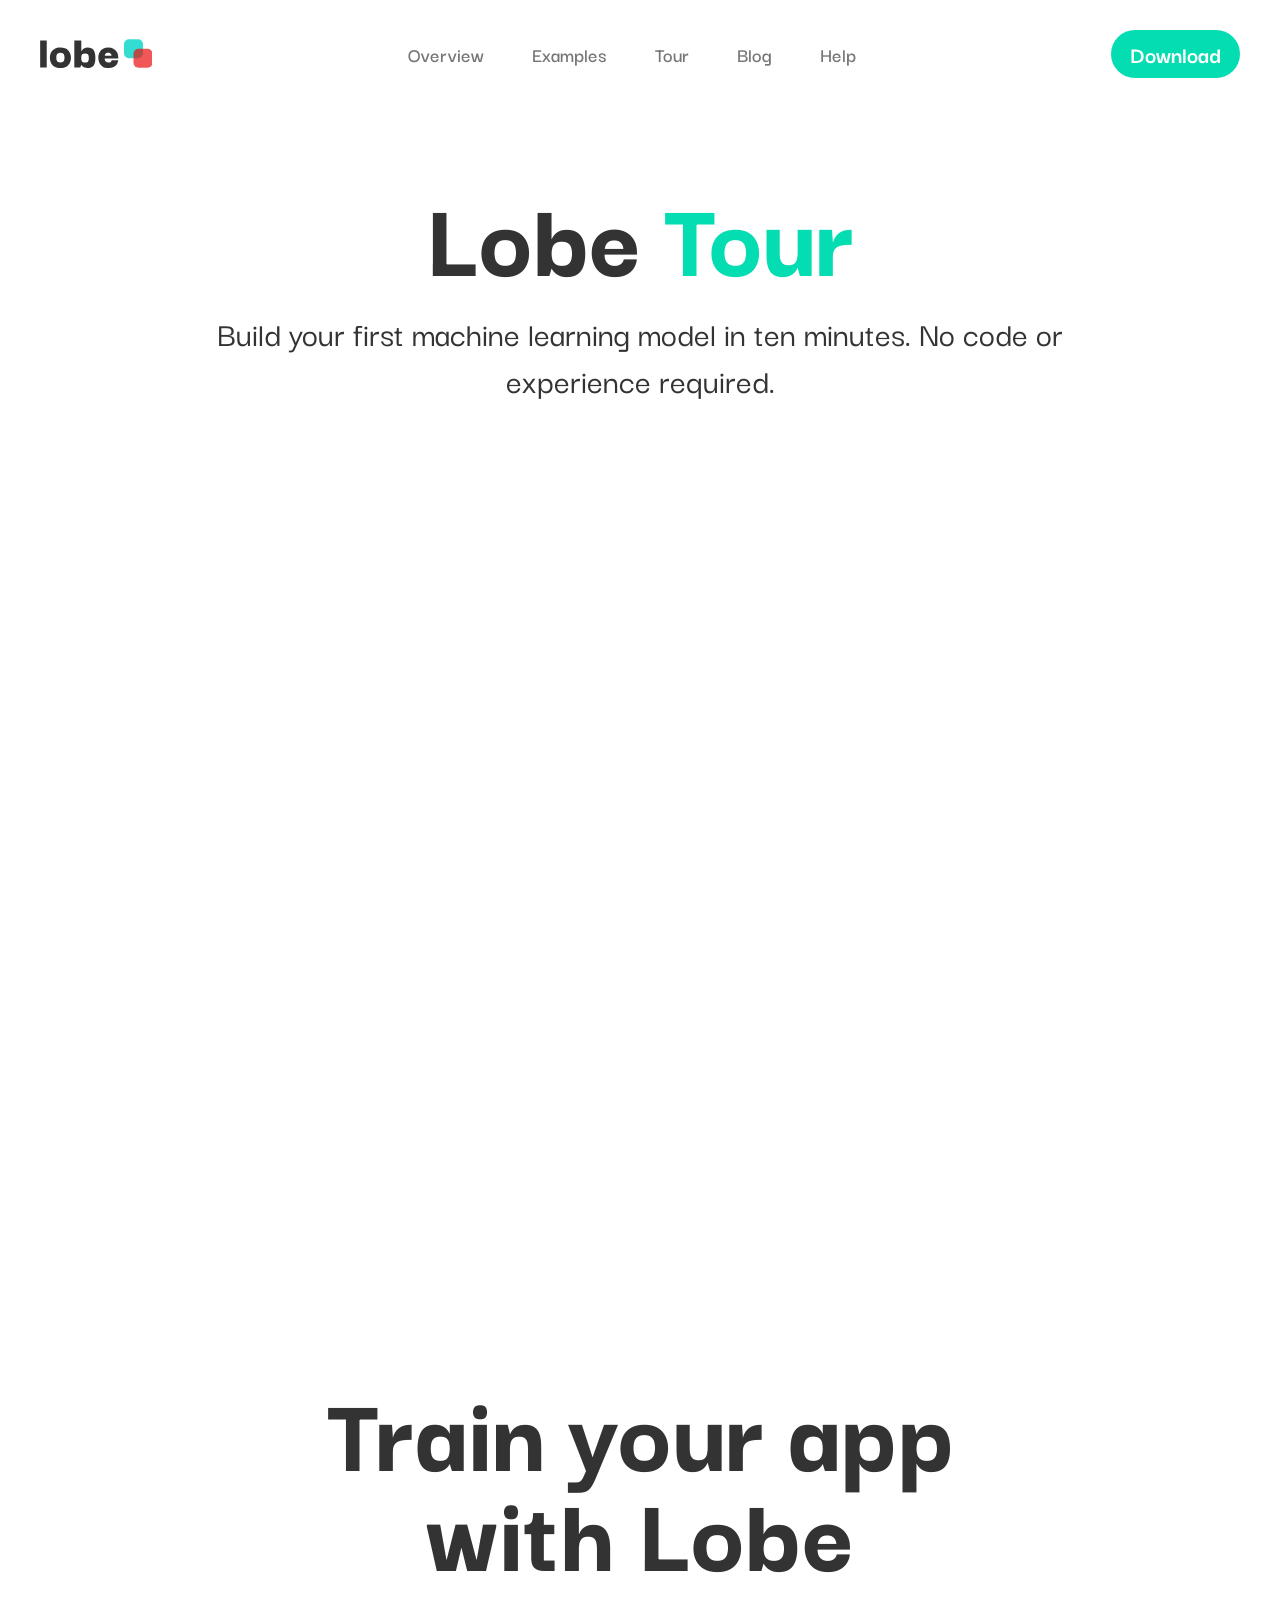
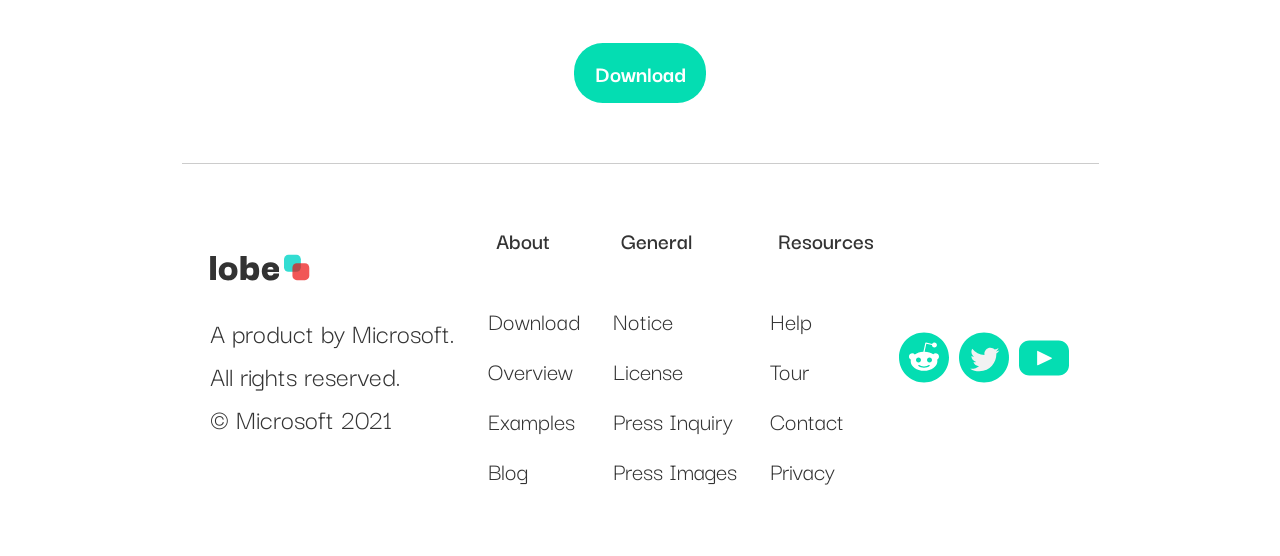
<file: index.html>
<!DOCTYPE html>
<html lang="en">
<head>
  <meta charset="UTF-8">
  <meta name="viewport" content="width=device-width, initial-scale=1.0">
  <link rel="stylesheet" href="style.css">
  <title>Lobe Tour</title>
</head>

<body>
  <nav>
    <div class="logo-header">
      <svg class="lobe-header-menu" width="156" height="56" viewBox="0 0 156 56" fill="none"
        xmlns="http://www.w3.org/2000/svg">
        <path
          d="M0.32 55V0.951998H13.376V55H0.32ZM40.6003 55.96C35.9283 55.96 32.0243 55.096 28.8883 53.368C25.7523 51.576 23.4163 49.144 21.8803 46.072C20.3443 43 19.5763 39.512 19.5763 35.608C19.5123 31.64 20.2483 28.152 21.7843 25.144C23.3203 22.072 25.6563 19.64 28.7923 17.848C31.9923 16.056 35.9283 15.16 40.6003 15.16C47.4483 15.16 52.6323 17.048 56.1523 20.824C59.7363 24.536 61.5283 29.464 61.5283 35.608C61.5283 39.448 60.7603 42.904 59.2243 45.976C57.7523 49.048 55.4803 51.48 52.4083 53.272C49.3363 55.064 45.4003 55.96 40.6003 55.96ZM40.6003 44.824C42.9683 44.824 44.7283 44.344 45.8802 43.384C47.0323 42.424 47.7683 41.208 48.0883 39.736C48.4723 38.2 48.6643 36.664 48.6643 35.128C48.6643 33.528 48.4723 31.992 48.0883 30.52C47.7683 29.048 47.0323 27.832 45.8802 26.872C44.7283 25.848 42.9683 25.336 40.6003 25.336C38.2323 25.336 36.4403 25.848 35.2243 26.872C34.0723 27.832 33.3043 29.048 32.9203 30.52C32.6003 31.992 32.4403 33.528 32.4403 35.128C32.4403 36.664 32.6003 38.2 32.9203 39.736C33.3043 41.208 34.0723 42.424 35.2243 43.384C36.4403 44.344 38.2323 44.824 40.6003 44.824ZM94.4855 55.96C92.1815 55.96 90.2295 55.64 88.6295 55C87.0935 54.36 85.8455 53.624 84.8855 52.792C83.9255 51.96 83.2215 51.224 82.7735 50.584C82.3895 49.944 82.1975 49.624 82.1975 49.624H82.0055L79.8935 55H68.1815V0.951998H82.0055V22.552H82.1975C82.1975 22.552 82.3895 22.2 82.7735 21.496C83.1575 20.728 83.7975 19.864 84.6935 18.904C85.5895 17.944 86.8375 17.112 88.4375 16.408C90.0375 15.64 92.0535 15.256 94.4855 15.256C100.374 15.256 104.438 17.08 106.678 20.728C108.918 24.312 110.038 29.4 110.038 35.992C110.038 40.088 109.558 43.64 108.598 46.648C107.702 49.656 106.134 51.96 103.894 53.56C101.654 55.16 98.5175 55.96 94.4855 55.96ZM89.4935 44.92C91.7975 44.92 93.4615 44.504 94.4855 43.672C95.5735 42.776 96.2455 41.656 96.5015 40.312C96.8215 38.904 96.9815 37.432 96.9815 35.896C96.9815 34.36 96.8215 32.92 96.5015 31.576C96.2455 30.168 95.5735 29.048 94.4855 28.216C93.4615 27.384 91.7975 26.968 89.4935 26.968C87.2535 26.968 85.5895 27.384 84.5015 28.216C83.4135 29.048 82.7095 30.168 82.3895 31.576C82.1335 32.92 82.0055 34.36 82.0055 35.896C82.0055 37.432 82.1335 38.904 82.3895 40.312C82.7095 41.656 83.4135 42.776 84.5015 43.672C85.5895 44.504 87.2535 44.92 89.4935 44.92ZM136.216 55.96C131.416 55.96 127.544 55 124.6 53.08C121.656 51.16 119.48 48.696 118.072 45.688C116.728 42.616 115.992 39.416 115.864 36.088C115.736 31.736 116.504 27.992 118.168 24.856C119.832 21.656 122.168 19.224 125.176 17.56C128.248 15.832 131.768 14.968 135.736 14.968C139.512 14.968 142.872 15.768 145.816 17.368C148.824 18.904 151.16 21.112 152.824 23.992C154.552 26.872 155.416 30.328 155.416 34.36V36.856H128.536C128.536 39.672 129.208 41.72 130.552 43C131.96 44.28 133.752 44.92 135.928 44.92C137.784 44.92 139.256 44.504 140.344 43.672C141.496 42.776 142.168 41.656 142.36 40.312H155.32C155.128 43.128 154.296 45.752 152.824 48.184C151.352 50.552 149.24 52.44 146.488 53.848C143.736 55.256 140.312 55.96 136.216 55.96ZM128.728 31.48H141.976C141.976 31.48 141.944 31.192 141.88 30.616C141.88 30.04 141.688 29.368 141.304 28.6C140.92 27.832 140.28 27.16 139.384 26.584C138.488 26.008 137.176 25.72 135.448 25.72C133.72 25.72 132.376 26.008 131.416 26.584C130.456 27.16 129.784 27.832 129.4 28.6C129.08 29.368 128.888 30.04 128.824 30.616C128.76 31.192 128.728 31.48 128.728 31.48Z"
          fill="#333" />
      </svg>
      <svg width="87" height="87" viewBox="0 0 87 87" fill="none" xmlns="http://www.w3.org/2000/svg">
        <rect width="58" height="58" rx="15" fill="#0CD6C9" fill-opacity="0.84" />
        <rect x="29" y="29" width="58" height="58" rx="15" fill="#EB0F0F" fill-opacity="0.7" />
      </svg>
    </div>

    <div class="menu-nav-header">
      <ul>
        <li><a href="#">Overview</a></li>
        <li><a href="#">Examples</a></li>
        <li><a href="#">Tour</a></li>
        <li><a href="#">Blog</a></li>
        <li><a href="#">Help</a></li>
      </ul>
    </div>


    <button class="button-download-header">Download
    </button>


  </nav>

  <main>
    <section id="section-heading-lobe">
      <h1 class="heading-main-lobe">Lobe <span>Tour</span></h1>
      <p class="heading-p-lobe">Build your first machine learning model in ten minutes. No code or experience required.
      </p>
    </section>

   <div id="video-main-lobe">
  <iframe 
    width="600" 
    height="442" 
    src="https://www.youtube.com/embed/Mdcw3Sb98DA"
    title="YouTube video player"
    frameborder="0"
    allow="accelerometer; autoplay; clipboard-write; encrypted-media; gyroscope; picture-in-picture"
    referrerpolicy="strict-origin-when-cross-origin"
    allowfullscreen>
  </iframe>
</div>

    <div class="span-end">
      <span>Train your app with Lobe</span>
    </div>
    <button class="button-download">Download</button>
  </main>


  <footer>
    <div class="footer-page">
      <div class="primeira-column">
        <div class="logo-header">
          <svg class="lobe-header-menu" width="156" height="56" viewBox="0 0 156 56" fill="none"
            xmlns="http://www.w3.org/2000/svg">
            <path
              d="M0.32 55V0.951998H13.376V55H0.32ZM40.6003 55.96C35.9283 55.96 32.0243 55.096 28.8883 53.368C25.7523 51.576 23.4163 49.144 21.8803 46.072C20.3443 43 19.5763 39.512 19.5763 35.608C19.5123 31.64 20.2483 28.152 21.7843 25.144C23.3203 22.072 25.6563 19.64 28.7923 17.848C31.9923 16.056 35.9283 15.16 40.6003 15.16C47.4483 15.16 52.6323 17.048 56.1523 20.824C59.7363 24.536 61.5283 29.464 61.5283 35.608C61.5283 39.448 60.7603 42.904 59.2243 45.976C57.7523 49.048 55.4803 51.48 52.4083 53.272C49.3363 55.064 45.4003 55.96 40.6003 55.96ZM40.6003 44.824C42.9683 44.824 44.7283 44.344 45.8802 43.384C47.0323 42.424 47.7683 41.208 48.0883 39.736C48.4723 38.2 48.6643 36.664 48.6643 35.128C48.6643 33.528 48.4723 31.992 48.0883 30.52C47.7683 29.048 47.0323 27.832 45.8802 26.872C44.7283 25.848 42.9683 25.336 40.6003 25.336C38.2323 25.336 36.4403 25.848 35.2243 26.872C34.0723 27.832 33.3043 29.048 32.9203 30.52C32.6003 31.992 32.4403 33.528 32.4403 35.128C32.4403 36.664 32.6003 38.2 32.9203 39.736C33.3043 41.208 34.0723 42.424 35.2243 43.384C36.4403 44.344 38.2323 44.824 40.6003 44.824ZM94.4855 55.96C92.1815 55.96 90.2295 55.64 88.6295 55C87.0935 54.36 85.8455 53.624 84.8855 52.792C83.9255 51.96 83.2215 51.224 82.7735 50.584C82.3895 49.944 82.1975 49.624 82.1975 49.624H82.0055L79.8935 55H68.1815V0.951998H82.0055V22.552H82.1975C82.1975 22.552 82.3895 22.2 82.7735 21.496C83.1575 20.728 83.7975 19.864 84.6935 18.904C85.5895 17.944 86.8375 17.112 88.4375 16.408C90.0375 15.64 92.0535 15.256 94.4855 15.256C100.374 15.256 104.438 17.08 106.678 20.728C108.918 24.312 110.038 29.4 110.038 35.992C110.038 40.088 109.558 43.64 108.598 46.648C107.702 49.656 106.134 51.96 103.894 53.56C101.654 55.16 98.5175 55.96 94.4855 55.96ZM89.4935 44.92C91.7975 44.92 93.4615 44.504 94.4855 43.672C95.5735 42.776 96.2455 41.656 96.5015 40.312C96.8215 38.904 96.9815 37.432 96.9815 35.896C96.9815 34.36 96.8215 32.92 96.5015 31.576C96.2455 30.168 95.5735 29.048 94.4855 28.216C93.4615 27.384 91.7975 26.968 89.4935 26.968C87.2535 26.968 85.5895 27.384 84.5015 28.216C83.4135 29.048 82.7095 30.168 82.3895 31.576C82.1335 32.92 82.0055 34.36 82.0055 35.896C82.0055 37.432 82.1335 38.904 82.3895 40.312C82.7095 41.656 83.4135 42.776 84.5015 43.672C85.5895 44.504 87.2535 44.92 89.4935 44.92ZM136.216 55.96C131.416 55.96 127.544 55 124.6 53.08C121.656 51.16 119.48 48.696 118.072 45.688C116.728 42.616 115.992 39.416 115.864 36.088C115.736 31.736 116.504 27.992 118.168 24.856C119.832 21.656 122.168 19.224 125.176 17.56C128.248 15.832 131.768 14.968 135.736 14.968C139.512 14.968 142.872 15.768 145.816 17.368C148.824 18.904 151.16 21.112 152.824 23.992C154.552 26.872 155.416 30.328 155.416 34.36V36.856H128.536C128.536 39.672 129.208 41.72 130.552 43C131.96 44.28 133.752 44.92 135.928 44.92C137.784 44.92 139.256 44.504 140.344 43.672C141.496 42.776 142.168 41.656 142.36 40.312H155.32C155.128 43.128 154.296 45.752 152.824 48.184C151.352 50.552 149.24 52.44 146.488 53.848C143.736 55.256 140.312 55.96 136.216 55.96ZM128.728 31.48H141.976C141.976 31.48 141.944 31.192 141.88 30.616C141.88 30.04 141.688 29.368 141.304 28.6C140.92 27.832 140.28 27.16 139.384 26.584C138.488 26.008 137.176 25.72 135.448 25.72C133.72 25.72 132.376 26.008 131.416 26.584C130.456 27.16 129.784 27.832 129.4 28.6C129.08 29.368 128.888 30.04 128.824 30.616C128.76 31.192 128.728 31.48 128.728 31.48Z"
              fill="#333" />
          </svg>
          <svg width="87" height="87" viewBox="0 0 87 87" fill="none" xmlns="http://www.w3.org/2000/svg">
            <rect width="58" height="58" rx="15" fill="#0CD6C9" fill-opacity="0.84" />
            <rect x="29" y="29" width="58" height="58" rx="15" fill="#EB0F0F" fill-opacity="0.7" />
          </svg>
        </div>

        <div class="footer-left">
          <div class="footer-copywrite-line">A product by Microsoft. </div>
          <div class="footer-copywrite-line">All rights reserved.</div>
          <div class="footer-copywrite-line"> © Microsoft 2021</div>
        </div>
      </div>

      <div class="footer-column">
        <div class="footer-column-heading">About</div>
        <li><a class="footer-column-link" href="#">Download</a></li>
        <li><a class="footer-column-link" href="#">Overview</a></li>
        <li><a class="footer-column-link" href="#">Examples</a></li>
        <li><a class="footer-column-link" href="#">Blog</a></li>

      </div>

      <div class="footer-column">
        <div class="footer-column-heading">General</div>
        <li><a class="footer-column-link" href="#">Notice</a></li>
        <li><a class="footer-column-link" href="#">License</a></li>
        <li><a class="footer-column-link" href="#">Press Inquiry</a></li>
        <li><a class="footer-column-link" href="#">Press Images</a></li>

      </div>

      <div class="footer-column">
        <div class="footer-column-heading">Resources</div>
        <li><a class="footer-column-link" href="#">Help</a></li>
        <li><a class="footer-column-link" href="#">Tour</a></li>
        <li><a class="footer-column-link" href="#">Contact</a></li>
        <li><a class="footer-column-link" href="#">Privacy</a></li>
      </div>

      <div class="container-social-link">
        <div class="social-links"><a href="https://www.reddit.com/r/Lobe/" target="_blank" alt="Lobe Reddit"><svg
              width="50" height="51" viewBox="0 0 55 55" fill="none" xmlns="http://www.w3.org/2000/svg">
              <path
                d="M21.4567 32.9889C19.9264 32.9889 18.6956 31.7581 18.6956 30.2611C18.6956 28.7308 19.9264 27.5 21.4567 27.5C22.9647 27.5 24.1845 28.7308 24.1845 30.2611C24.1845 31.7692 22.9536 32.9889 21.4567 32.9889ZM55 27.5C55 42.6915 42.6915 55 27.5 55C12.3085 55 0 42.6915 0 27.5C0 12.3085 12.3085 0 27.5 0C42.6915 0 55 12.3085 55 27.5ZM40.3296 22.9315C39.2873 22.9315 38.3669 23.3639 37.6905 24.0403C35.2067 22.3216 31.8579 21.2127 28.1431 21.0907L30.0726 12.4083L36.2157 13.7944C36.2157 15.3024 37.4466 16.5222 38.9436 16.5222C40.4738 16.5222 41.7046 15.2692 41.7046 13.7611C41.7046 12.253 40.4738 11 38.9436 11C37.8679 11 36.9476 11.6431 36.4929 12.5302L29.7067 11.0222C29.374 10.9335 29.0302 11.1774 28.9415 11.5101L26.8236 21.0907C23.1421 21.246 19.8266 22.3438 17.3427 24.0625C16.6663 23.3528 15.7127 22.9315 14.6704 22.9315C10.8004 22.9315 9.53629 28.1321 13.0736 29.8952C12.9516 30.4496 12.8851 31.0262 12.8851 31.6139C12.8851 37.4466 19.4496 42.1704 27.5222 42.1704C35.628 42.1704 42.1925 37.4466 42.1925 31.6139C42.1925 31.0262 42.126 30.4163 41.9819 29.8619C45.4526 28.0877 44.1774 22.9315 40.3296 22.9315ZM32.6895 35.8165C30.6714 37.8347 24.251 37.8014 22.3105 35.8165C22.0665 35.5726 21.6341 35.5726 21.3901 35.8165C21.1129 36.0938 21.1129 36.5262 21.3901 36.7702C23.9183 39.2984 31.0706 39.2984 33.6099 36.7702C33.8871 36.5262 33.8871 36.0938 33.6099 35.8165C33.3659 35.5726 32.9335 35.5726 32.6895 35.8165ZM33.5433 27.5C32.0353 27.5 30.8155 28.7308 30.8155 30.2611C30.8155 31.7692 32.0464 32.9889 33.5433 32.9889C35.0736 32.9889 36.3044 31.7581 36.3044 30.2611C36.3044 28.7308 35.0847 27.5 33.5433 27.5Z"
                fill="#04DDB2" />
            </svg>
          </a></div>

        <div class="social-links"><a href="https://twitter.com/lobe_ai" target="_blank" alt="Lobe Twitter"><svg
              width="50" height="51" viewBox="0 0 56 56" fill="none" xmlns="http://www.w3.org/2000/svg">
              <path
                d="M27.9998 55.9995C43.4636 55.9995 55.9995 43.4636 55.9995 27.9998C55.9995 12.5359 43.4636 0 27.9998 0C12.5359 0 0 12.5359 0 27.9998C0 43.4636 12.5359 55.9995 27.9998 55.9995Z"
                fill="#04DDB2" />
              <path
                d="M45.1506 20.1226C43.9507 20.6547 42.66 21.0145 41.3063 21.1753C42.6884 20.3472 43.749 19.037 44.2497 17.4733C42.9564 18.2404 41.5235 18.7969 39.9996 19.0969C38.7788 17.7967 37.0393 16.9841 35.1132 16.9841C31.4177 16.9841 28.4205 19.9814 28.4205 23.6769C28.4205 24.2014 28.4799 24.712 28.5947 25.2022C23.0325 24.9232 18.1007 22.2589 14.7995 18.2085C14.2235 19.1967 13.8931 20.3472 13.8931 21.5736C13.8931 23.895 15.0755 25.9444 16.8703 27.1443C15.7738 27.1098 14.7411 26.8089 13.8392 26.3062C13.8387 26.3347 13.8387 26.3631 13.8387 26.3911C13.8387 29.6339 16.1466 32.3386 19.2077 32.953C18.6467 33.1068 18.0542 33.1881 17.4448 33.1881C17.0126 33.1881 16.5938 33.1467 16.1855 33.0688C17.037 35.7272 19.5082 37.6623 22.4375 37.7167C20.1466 39.512 17.2611 40.5816 14.1247 40.5816C13.5856 40.5816 13.0515 40.5502 12.529 40.4878C15.4893 42.3874 19.0081 43.495 22.7874 43.495C35.0978 43.495 41.8299 33.2969 41.8299 24.452C41.8299 24.162 41.8234 23.873 41.8105 23.5865C43.1192 22.6432 44.2537 21.4648 45.1506 20.1226Z"
                fill="#F1F2F2" />
            </svg>
          </a></div>
        <div class="social-links"><a href="https://www.youtube.com/@Lobe_ai/" target="_blank" alt="Lobe Youtube"><svg
              width="50" height="42" viewBox="0 0 60 42" fill="none" xmlns="http://www.w3.org/2000/svg">
              <path
                d="M47.5388 0H12.4612C5.57908 0 0 5.51896 0 12.3269V29.673C0 36.481 5.57908 42 12.4612 42H47.5388C54.4209 42 60 36.481 60 29.673V12.3269C60 5.51896 54.4209 0 47.5388 0ZM39.1113 21.8439L22.7044 29.5847C22.2672 29.791 21.7623 29.4757 21.7623 28.9966V13.0312C21.7623 12.5453 22.2805 12.2304 22.7186 12.45L39.1255 20.6746C39.6133 20.9191 39.6049 21.6112 39.1113 21.8439Z"
                fill="#04DDB2" />
            </svg>
          </a></div>
      </div>
    </div>
  </footer>
</body>

</html>
</file>
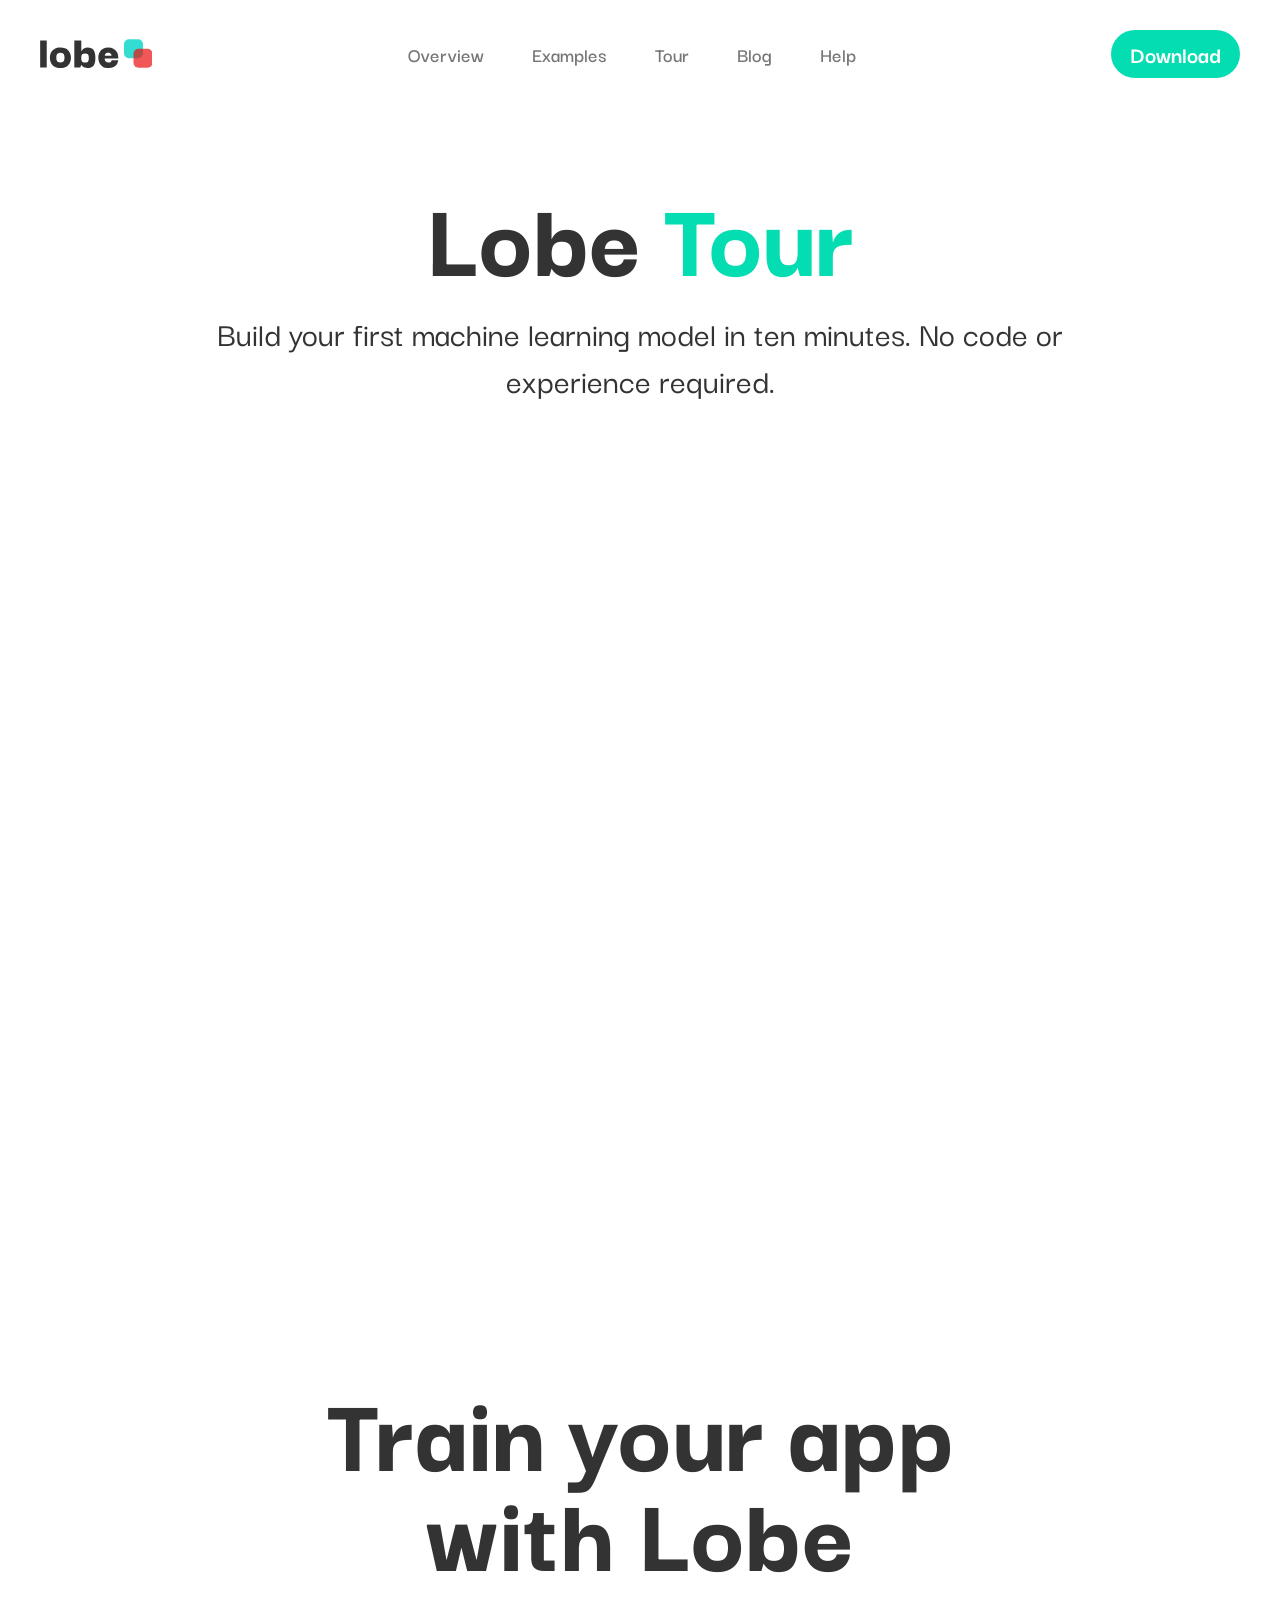
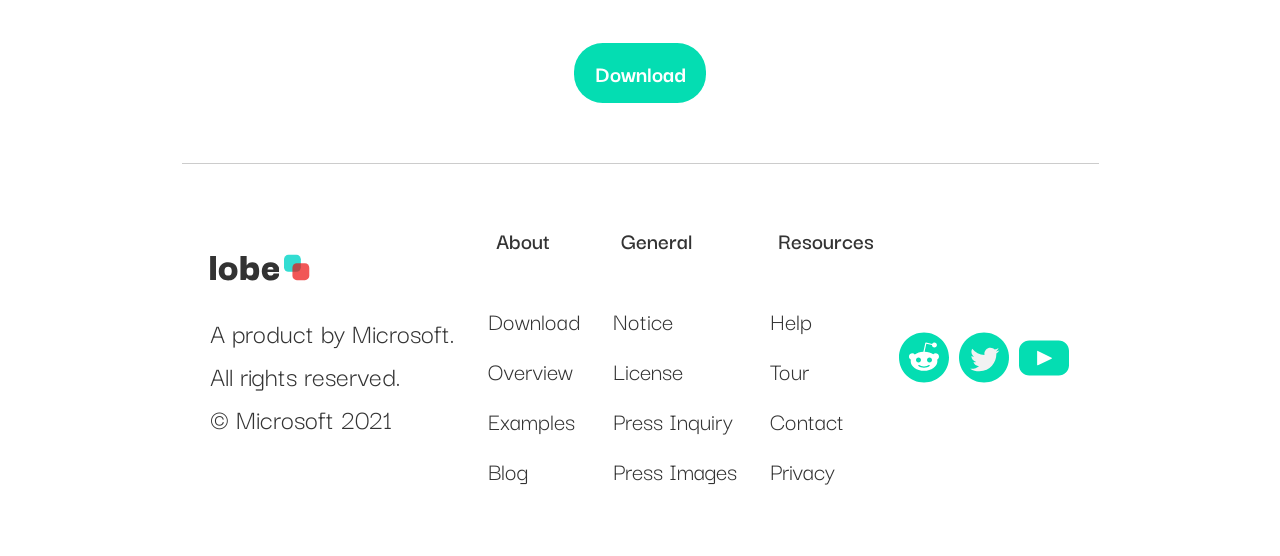
<file: lobe_index.html>
<!DOCTYPE html>
<html lang="en">
<head>
  <meta charset="UTF-8">
  <meta name="viewport" content="width=device-width, initial-scale=1.0">
  <link rel="stylesheet" href="style.css">
  <title>Lobe Tour</title>
</head>

<body>
  <nav>
    <div class="logo-header">
      <svg class="lobe-header-menu" width="156" height="56" viewBox="0 0 156 56" fill="none"
        xmlns="http://www.w3.org/2000/svg">
        <path
          d="M0.32 55V0.951998H13.376V55H0.32ZM40.6003 55.96C35.9283 55.96 32.0243 55.096 28.8883 53.368C25.7523 51.576 23.4163 49.144 21.8803 46.072C20.3443 43 19.5763 39.512 19.5763 35.608C19.5123 31.64 20.2483 28.152 21.7843 25.144C23.3203 22.072 25.6563 19.64 28.7923 17.848C31.9923 16.056 35.9283 15.16 40.6003 15.16C47.4483 15.16 52.6323 17.048 56.1523 20.824C59.7363 24.536 61.5283 29.464 61.5283 35.608C61.5283 39.448 60.7603 42.904 59.2243 45.976C57.7523 49.048 55.4803 51.48 52.4083 53.272C49.3363 55.064 45.4003 55.96 40.6003 55.96ZM40.6003 44.824C42.9683 44.824 44.7283 44.344 45.8802 43.384C47.0323 42.424 47.7683 41.208 48.0883 39.736C48.4723 38.2 48.6643 36.664 48.6643 35.128C48.6643 33.528 48.4723 31.992 48.0883 30.52C47.7683 29.048 47.0323 27.832 45.8802 26.872C44.7283 25.848 42.9683 25.336 40.6003 25.336C38.2323 25.336 36.4403 25.848 35.2243 26.872C34.0723 27.832 33.3043 29.048 32.9203 30.52C32.6003 31.992 32.4403 33.528 32.4403 35.128C32.4403 36.664 32.6003 38.2 32.9203 39.736C33.3043 41.208 34.0723 42.424 35.2243 43.384C36.4403 44.344 38.2323 44.824 40.6003 44.824ZM94.4855 55.96C92.1815 55.96 90.2295 55.64 88.6295 55C87.0935 54.36 85.8455 53.624 84.8855 52.792C83.9255 51.96 83.2215 51.224 82.7735 50.584C82.3895 49.944 82.1975 49.624 82.1975 49.624H82.0055L79.8935 55H68.1815V0.951998H82.0055V22.552H82.1975C82.1975 22.552 82.3895 22.2 82.7735 21.496C83.1575 20.728 83.7975 19.864 84.6935 18.904C85.5895 17.944 86.8375 17.112 88.4375 16.408C90.0375 15.64 92.0535 15.256 94.4855 15.256C100.374 15.256 104.438 17.08 106.678 20.728C108.918 24.312 110.038 29.4 110.038 35.992C110.038 40.088 109.558 43.64 108.598 46.648C107.702 49.656 106.134 51.96 103.894 53.56C101.654 55.16 98.5175 55.96 94.4855 55.96ZM89.4935 44.92C91.7975 44.92 93.4615 44.504 94.4855 43.672C95.5735 42.776 96.2455 41.656 96.5015 40.312C96.8215 38.904 96.9815 37.432 96.9815 35.896C96.9815 34.36 96.8215 32.92 96.5015 31.576C96.2455 30.168 95.5735 29.048 94.4855 28.216C93.4615 27.384 91.7975 26.968 89.4935 26.968C87.2535 26.968 85.5895 27.384 84.5015 28.216C83.4135 29.048 82.7095 30.168 82.3895 31.576C82.1335 32.92 82.0055 34.36 82.0055 35.896C82.0055 37.432 82.1335 38.904 82.3895 40.312C82.7095 41.656 83.4135 42.776 84.5015 43.672C85.5895 44.504 87.2535 44.92 89.4935 44.92ZM136.216 55.96C131.416 55.96 127.544 55 124.6 53.08C121.656 51.16 119.48 48.696 118.072 45.688C116.728 42.616 115.992 39.416 115.864 36.088C115.736 31.736 116.504 27.992 118.168 24.856C119.832 21.656 122.168 19.224 125.176 17.56C128.248 15.832 131.768 14.968 135.736 14.968C139.512 14.968 142.872 15.768 145.816 17.368C148.824 18.904 151.16 21.112 152.824 23.992C154.552 26.872 155.416 30.328 155.416 34.36V36.856H128.536C128.536 39.672 129.208 41.72 130.552 43C131.96 44.28 133.752 44.92 135.928 44.92C137.784 44.92 139.256 44.504 140.344 43.672C141.496 42.776 142.168 41.656 142.36 40.312H155.32C155.128 43.128 154.296 45.752 152.824 48.184C151.352 50.552 149.24 52.44 146.488 53.848C143.736 55.256 140.312 55.96 136.216 55.96ZM128.728 31.48H141.976C141.976 31.48 141.944 31.192 141.88 30.616C141.88 30.04 141.688 29.368 141.304 28.6C140.92 27.832 140.28 27.16 139.384 26.584C138.488 26.008 137.176 25.72 135.448 25.72C133.72 25.72 132.376 26.008 131.416 26.584C130.456 27.16 129.784 27.832 129.4 28.6C129.08 29.368 128.888 30.04 128.824 30.616C128.76 31.192 128.728 31.48 128.728 31.48Z"
          fill="#333" />
      </svg>
      <svg width="87" height="87" viewBox="0 0 87 87" fill="none" xmlns="http://www.w3.org/2000/svg">
        <rect width="58" height="58" rx="15" fill="#0CD6C9" fill-opacity="0.84" />
        <rect x="29" y="29" width="58" height="58" rx="15" fill="#EB0F0F" fill-opacity="0.7" />
      </svg>
    </div>

    <div class="menu-nav-header">
      <ul>
        <li><a href="#">Overview</a></li>
        <li><a href="#">Examples</a></li>
        <li><a href="#">Tour</a></li>
        <li><a href="#">Blog</a></li>
        <li><a href="#">Help</a></li>
      </ul>
    </div>


    <button class="button-download-header">Download
    </button>


  </nav>

  <main>
    <section id="section-heading-lobe">
      <h1 class="heading-main-lobe">Lobe <span>Tour</span></h1>
      <p class="heading-p-lobe">Build your first machine learning model in ten minutes. No code or experience required.
      </p>
    </section>

    <div id="video-main-lobe">
      <iframe width="700" height="442" src="https://www.youtube.com/embed/Mdcw3Sb98DA"
        title="Introducing Lobe  |  Build your first machine learning model in ten minutes." frameborder="0"
        allow="accelerometer; autoplay; clipboard-write; encrypted-media; gyroscope; picture-in-picture; web-share"
        allowfullscreen></iframe>
    </div>

    <div class="span-end">
      <span>Train your app with Lobe</span>
    </div>
    <button class="button-download">Download</button>
  </main>


  <footer>
    <div class="footer-page">
      <div class="primeira-column">
        <div class="logo-header">
          <svg class="lobe-header-menu" width="156" height="56" viewBox="0 0 156 56" fill="none"
            xmlns="http://www.w3.org/2000/svg">
            <path
              d="M0.32 55V0.951998H13.376V55H0.32ZM40.6003 55.96C35.9283 55.96 32.0243 55.096 28.8883 53.368C25.7523 51.576 23.4163 49.144 21.8803 46.072C20.3443 43 19.5763 39.512 19.5763 35.608C19.5123 31.64 20.2483 28.152 21.7843 25.144C23.3203 22.072 25.6563 19.64 28.7923 17.848C31.9923 16.056 35.9283 15.16 40.6003 15.16C47.4483 15.16 52.6323 17.048 56.1523 20.824C59.7363 24.536 61.5283 29.464 61.5283 35.608C61.5283 39.448 60.7603 42.904 59.2243 45.976C57.7523 49.048 55.4803 51.48 52.4083 53.272C49.3363 55.064 45.4003 55.96 40.6003 55.96ZM40.6003 44.824C42.9683 44.824 44.7283 44.344 45.8802 43.384C47.0323 42.424 47.7683 41.208 48.0883 39.736C48.4723 38.2 48.6643 36.664 48.6643 35.128C48.6643 33.528 48.4723 31.992 48.0883 30.52C47.7683 29.048 47.0323 27.832 45.8802 26.872C44.7283 25.848 42.9683 25.336 40.6003 25.336C38.2323 25.336 36.4403 25.848 35.2243 26.872C34.0723 27.832 33.3043 29.048 32.9203 30.52C32.6003 31.992 32.4403 33.528 32.4403 35.128C32.4403 36.664 32.6003 38.2 32.9203 39.736C33.3043 41.208 34.0723 42.424 35.2243 43.384C36.4403 44.344 38.2323 44.824 40.6003 44.824ZM94.4855 55.96C92.1815 55.96 90.2295 55.64 88.6295 55C87.0935 54.36 85.8455 53.624 84.8855 52.792C83.9255 51.96 83.2215 51.224 82.7735 50.584C82.3895 49.944 82.1975 49.624 82.1975 49.624H82.0055L79.8935 55H68.1815V0.951998H82.0055V22.552H82.1975C82.1975 22.552 82.3895 22.2 82.7735 21.496C83.1575 20.728 83.7975 19.864 84.6935 18.904C85.5895 17.944 86.8375 17.112 88.4375 16.408C90.0375 15.64 92.0535 15.256 94.4855 15.256C100.374 15.256 104.438 17.08 106.678 20.728C108.918 24.312 110.038 29.4 110.038 35.992C110.038 40.088 109.558 43.64 108.598 46.648C107.702 49.656 106.134 51.96 103.894 53.56C101.654 55.16 98.5175 55.96 94.4855 55.96ZM89.4935 44.92C91.7975 44.92 93.4615 44.504 94.4855 43.672C95.5735 42.776 96.2455 41.656 96.5015 40.312C96.8215 38.904 96.9815 37.432 96.9815 35.896C96.9815 34.36 96.8215 32.92 96.5015 31.576C96.2455 30.168 95.5735 29.048 94.4855 28.216C93.4615 27.384 91.7975 26.968 89.4935 26.968C87.2535 26.968 85.5895 27.384 84.5015 28.216C83.4135 29.048 82.7095 30.168 82.3895 31.576C82.1335 32.92 82.0055 34.36 82.0055 35.896C82.0055 37.432 82.1335 38.904 82.3895 40.312C82.7095 41.656 83.4135 42.776 84.5015 43.672C85.5895 44.504 87.2535 44.92 89.4935 44.92ZM136.216 55.96C131.416 55.96 127.544 55 124.6 53.08C121.656 51.16 119.48 48.696 118.072 45.688C116.728 42.616 115.992 39.416 115.864 36.088C115.736 31.736 116.504 27.992 118.168 24.856C119.832 21.656 122.168 19.224 125.176 17.56C128.248 15.832 131.768 14.968 135.736 14.968C139.512 14.968 142.872 15.768 145.816 17.368C148.824 18.904 151.16 21.112 152.824 23.992C154.552 26.872 155.416 30.328 155.416 34.36V36.856H128.536C128.536 39.672 129.208 41.72 130.552 43C131.96 44.28 133.752 44.92 135.928 44.92C137.784 44.92 139.256 44.504 140.344 43.672C141.496 42.776 142.168 41.656 142.36 40.312H155.32C155.128 43.128 154.296 45.752 152.824 48.184C151.352 50.552 149.24 52.44 146.488 53.848C143.736 55.256 140.312 55.96 136.216 55.96ZM128.728 31.48H141.976C141.976 31.48 141.944 31.192 141.88 30.616C141.88 30.04 141.688 29.368 141.304 28.6C140.92 27.832 140.28 27.16 139.384 26.584C138.488 26.008 137.176 25.72 135.448 25.72C133.72 25.72 132.376 26.008 131.416 26.584C130.456 27.16 129.784 27.832 129.4 28.6C129.08 29.368 128.888 30.04 128.824 30.616C128.76 31.192 128.728 31.48 128.728 31.48Z"
              fill="#333" />
          </svg>
          <svg width="87" height="87" viewBox="0 0 87 87" fill="none" xmlns="http://www.w3.org/2000/svg">
            <rect width="58" height="58" rx="15" fill="#0CD6C9" fill-opacity="0.84" />
            <rect x="29" y="29" width="58" height="58" rx="15" fill="#EB0F0F" fill-opacity="0.7" />
          </svg>
        </div>

        <div class="footer-left">
          <div class="footer-copywrite-line">A product by Microsoft. </div>
          <div class="footer-copywrite-line">All rights reserved.</div>
          <div class="footer-copywrite-line"> © Microsoft 2021</div>
        </div>
      </div>

      <div class="footer-column">
        <div class="footer-column-heading">About</div>
        <li><a class="footer-column-link" href="#">Download</a></li>
        <li><a class="footer-column-link" href="#">Overview</a></li>
        <li><a class="footer-column-link" href="#">Examples</a></li>
        <li><a class="footer-column-link" href="#">Blog</a></li>

      </div>

      <div class="footer-column">
        <div class="footer-column-heading">General</div>
        <li><a class="footer-column-link" href="#">Notice</a></li>
        <li><a class="footer-column-link" href="#">License</a></li>
        <li><a class="footer-column-link" href="#">Press Inquiry</a></li>
        <li><a class="footer-column-link" href="#">Press Images</a></li>

      </div>

      <div class="footer-column">
        <div class="footer-column-heading">Resources</div>
        <li><a class="footer-column-link" href="#">Help</a></li>
        <li><a class="footer-column-link" href="#">Tour</a></li>
        <li><a class="footer-column-link" href="#">Contact</a></li>
        <li><a class="footer-column-link" href="#">Privacy</a></li>
      </div>

      <div class="container-social-link">
        <div class="social-links"><a href="https://www.reddit.com/r/Lobe/" target="_blank" alt="Lobe Reddit"><svg
              width="50" height="51" viewBox="0 0 55 55" fill="none" xmlns="http://www.w3.org/2000/svg">
              <path
                d="M21.4567 32.9889C19.9264 32.9889 18.6956 31.7581 18.6956 30.2611C18.6956 28.7308 19.9264 27.5 21.4567 27.5C22.9647 27.5 24.1845 28.7308 24.1845 30.2611C24.1845 31.7692 22.9536 32.9889 21.4567 32.9889ZM55 27.5C55 42.6915 42.6915 55 27.5 55C12.3085 55 0 42.6915 0 27.5C0 12.3085 12.3085 0 27.5 0C42.6915 0 55 12.3085 55 27.5ZM40.3296 22.9315C39.2873 22.9315 38.3669 23.3639 37.6905 24.0403C35.2067 22.3216 31.8579 21.2127 28.1431 21.0907L30.0726 12.4083L36.2157 13.7944C36.2157 15.3024 37.4466 16.5222 38.9436 16.5222C40.4738 16.5222 41.7046 15.2692 41.7046 13.7611C41.7046 12.253 40.4738 11 38.9436 11C37.8679 11 36.9476 11.6431 36.4929 12.5302L29.7067 11.0222C29.374 10.9335 29.0302 11.1774 28.9415 11.5101L26.8236 21.0907C23.1421 21.246 19.8266 22.3438 17.3427 24.0625C16.6663 23.3528 15.7127 22.9315 14.6704 22.9315C10.8004 22.9315 9.53629 28.1321 13.0736 29.8952C12.9516 30.4496 12.8851 31.0262 12.8851 31.6139C12.8851 37.4466 19.4496 42.1704 27.5222 42.1704C35.628 42.1704 42.1925 37.4466 42.1925 31.6139C42.1925 31.0262 42.126 30.4163 41.9819 29.8619C45.4526 28.0877 44.1774 22.9315 40.3296 22.9315ZM32.6895 35.8165C30.6714 37.8347 24.251 37.8014 22.3105 35.8165C22.0665 35.5726 21.6341 35.5726 21.3901 35.8165C21.1129 36.0938 21.1129 36.5262 21.3901 36.7702C23.9183 39.2984 31.0706 39.2984 33.6099 36.7702C33.8871 36.5262 33.8871 36.0938 33.6099 35.8165C33.3659 35.5726 32.9335 35.5726 32.6895 35.8165ZM33.5433 27.5C32.0353 27.5 30.8155 28.7308 30.8155 30.2611C30.8155 31.7692 32.0464 32.9889 33.5433 32.9889C35.0736 32.9889 36.3044 31.7581 36.3044 30.2611C36.3044 28.7308 35.0847 27.5 33.5433 27.5Z"
                fill="#04DDB2" />
            </svg>
          </a></div>

        <div class="social-links"><a href="https://twitter.com/lobe_ai" target="_blank" alt="Lobe Twitter"><svg
              width="50" height="51" viewBox="0 0 56 56" fill="none" xmlns="http://www.w3.org/2000/svg">
              <path
                d="M27.9998 55.9995C43.4636 55.9995 55.9995 43.4636 55.9995 27.9998C55.9995 12.5359 43.4636 0 27.9998 0C12.5359 0 0 12.5359 0 27.9998C0 43.4636 12.5359 55.9995 27.9998 55.9995Z"
                fill="#04DDB2" />
              <path
                d="M45.1506 20.1226C43.9507 20.6547 42.66 21.0145 41.3063 21.1753C42.6884 20.3472 43.749 19.037 44.2497 17.4733C42.9564 18.2404 41.5235 18.7969 39.9996 19.0969C38.7788 17.7967 37.0393 16.9841 35.1132 16.9841C31.4177 16.9841 28.4205 19.9814 28.4205 23.6769C28.4205 24.2014 28.4799 24.712 28.5947 25.2022C23.0325 24.9232 18.1007 22.2589 14.7995 18.2085C14.2235 19.1967 13.8931 20.3472 13.8931 21.5736C13.8931 23.895 15.0755 25.9444 16.8703 27.1443C15.7738 27.1098 14.7411 26.8089 13.8392 26.3062C13.8387 26.3347 13.8387 26.3631 13.8387 26.3911C13.8387 29.6339 16.1466 32.3386 19.2077 32.953C18.6467 33.1068 18.0542 33.1881 17.4448 33.1881C17.0126 33.1881 16.5938 33.1467 16.1855 33.0688C17.037 35.7272 19.5082 37.6623 22.4375 37.7167C20.1466 39.512 17.2611 40.5816 14.1247 40.5816C13.5856 40.5816 13.0515 40.5502 12.529 40.4878C15.4893 42.3874 19.0081 43.495 22.7874 43.495C35.0978 43.495 41.8299 33.2969 41.8299 24.452C41.8299 24.162 41.8234 23.873 41.8105 23.5865C43.1192 22.6432 44.2537 21.4648 45.1506 20.1226Z"
                fill="#F1F2F2" />
            </svg>
          </a></div>
        <div class="social-links"><a href="https://www.youtube.com/@Lobe_ai/" target="_blank" alt="Lobe Youtube"><svg
              width="50" height="42" viewBox="0 0 60 42" fill="none" xmlns="http://www.w3.org/2000/svg">
              <path
                d="M47.5388 0H12.4612C5.57908 0 0 5.51896 0 12.3269V29.673C0 36.481 5.57908 42 12.4612 42H47.5388C54.4209 42 60 36.481 60 29.673V12.3269C60 5.51896 54.4209 0 47.5388 0ZM39.1113 21.8439L22.7044 29.5847C22.2672 29.791 21.7623 29.4757 21.7623 28.9966V13.0312C21.7623 12.5453 22.2805 12.2304 22.7186 12.45L39.1255 20.6746C39.6133 20.9191 39.6049 21.6112 39.1113 21.8439Z"
                fill="#04DDB2" />
            </svg>
          </a></div>
      </div>
    </div>
  </footer>
</body>

</html>
</file>
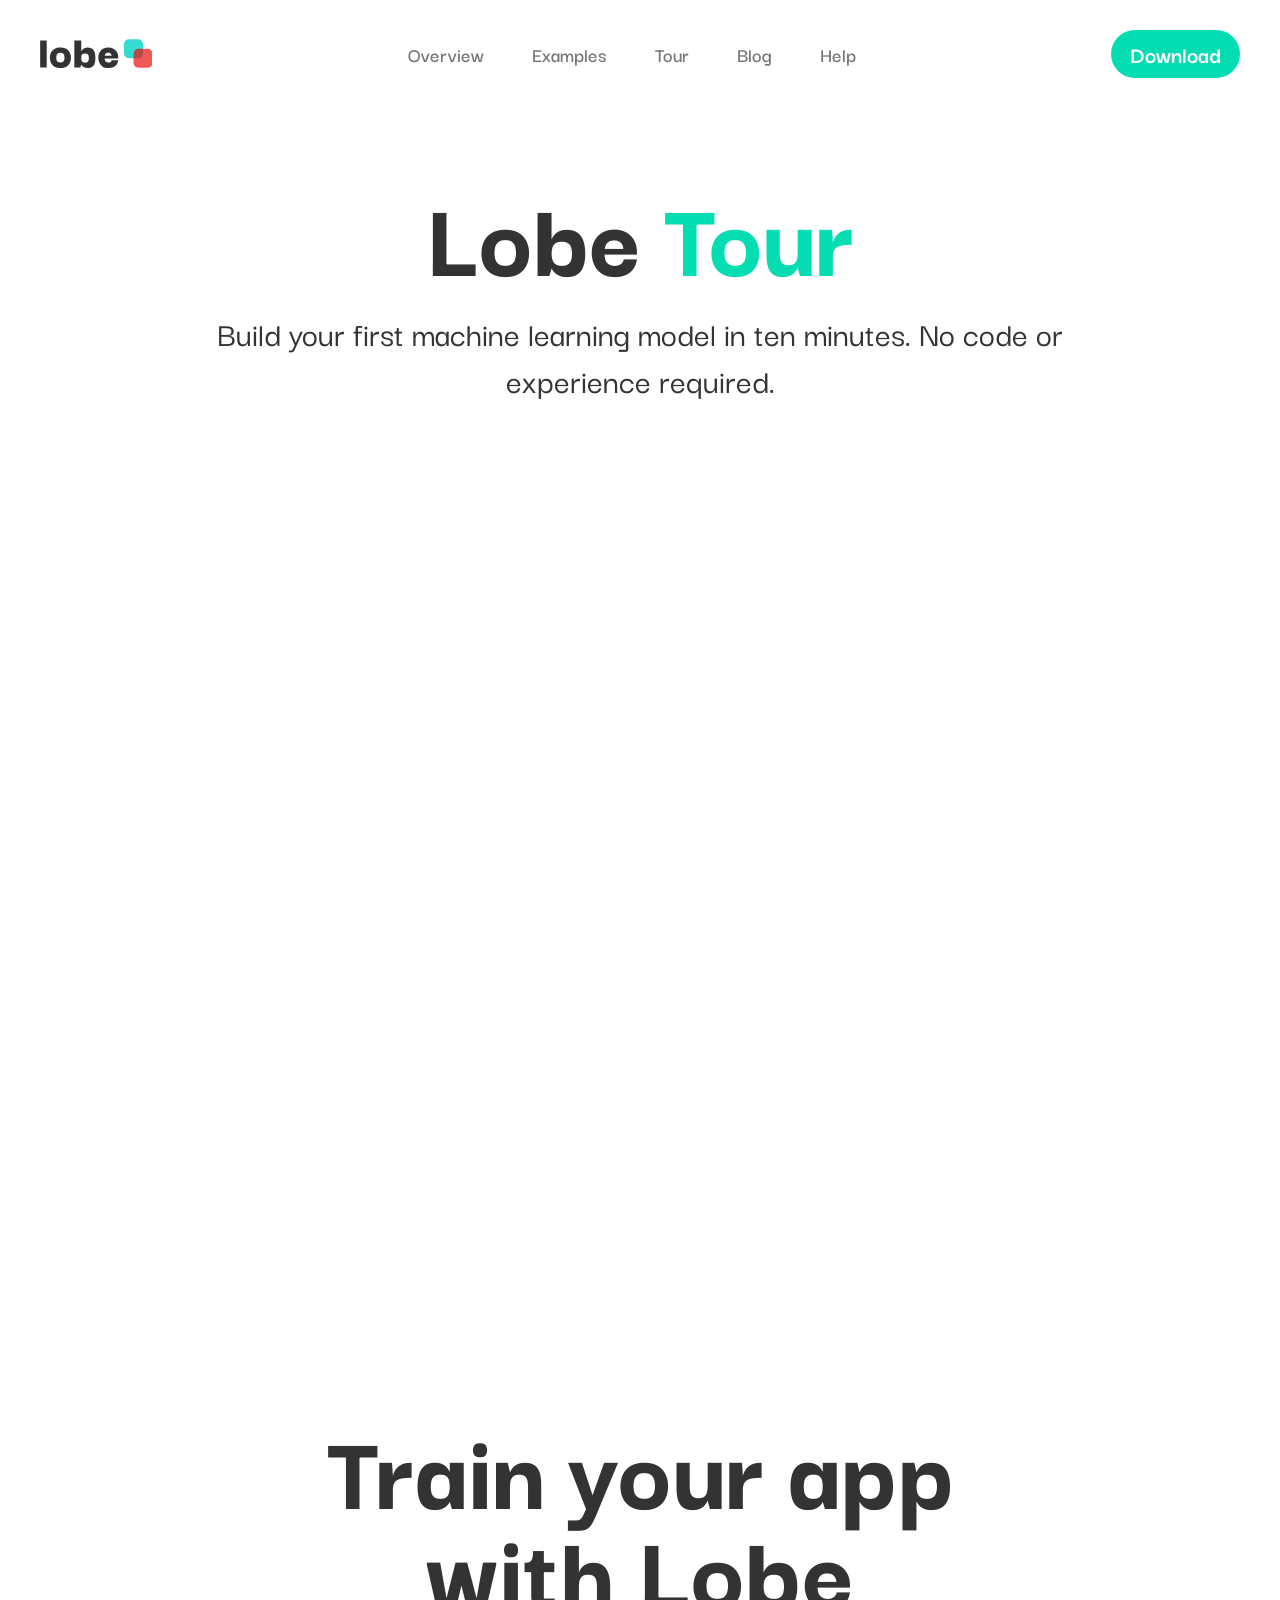
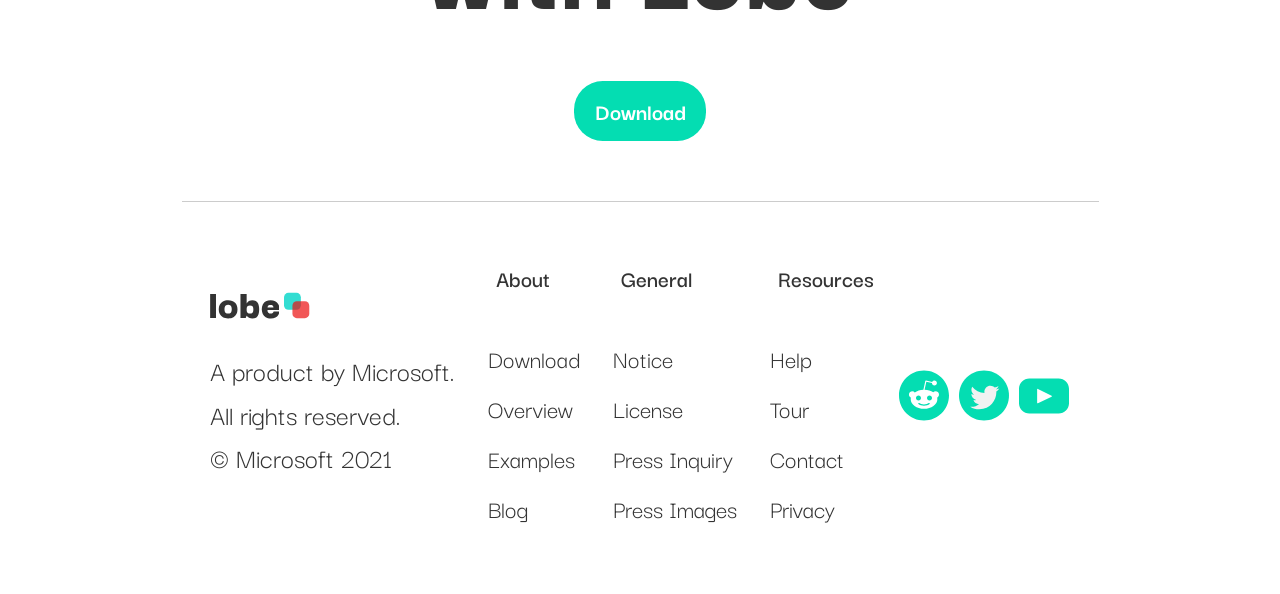
<file: Lobe/lobe_index.html>
<!DOCTYPE html>
<html lang="en">

<head>
  <meta charset="UTF-8">
  <meta name="viewport" content="width=device-width, initial-scale=1.0">
  <link rel="stylesheet" href="style.css">
  <title>Lobe Tour</title>
</head>

<body>
  <nav>
    <div class="logo-header">
      <svg class="lobe-header-menu" width="156" height="56" viewBox="0 0 156 56" fill="none"
        xmlns="http://www.w3.org/2000/svg">
        <path
          d="M0.32 55V0.951998H13.376V55H0.32ZM40.6003 55.96C35.9283 55.96 32.0243 55.096 28.8883 53.368C25.7523 51.576 23.4163 49.144 21.8803 46.072C20.3443 43 19.5763 39.512 19.5763 35.608C19.5123 31.64 20.2483 28.152 21.7843 25.144C23.3203 22.072 25.6563 19.64 28.7923 17.848C31.9923 16.056 35.9283 15.16 40.6003 15.16C47.4483 15.16 52.6323 17.048 56.1523 20.824C59.7363 24.536 61.5283 29.464 61.5283 35.608C61.5283 39.448 60.7603 42.904 59.2243 45.976C57.7523 49.048 55.4803 51.48 52.4083 53.272C49.3363 55.064 45.4003 55.96 40.6003 55.96ZM40.6003 44.824C42.9683 44.824 44.7283 44.344 45.8802 43.384C47.0323 42.424 47.7683 41.208 48.0883 39.736C48.4723 38.2 48.6643 36.664 48.6643 35.128C48.6643 33.528 48.4723 31.992 48.0883 30.52C47.7683 29.048 47.0323 27.832 45.8802 26.872C44.7283 25.848 42.9683 25.336 40.6003 25.336C38.2323 25.336 36.4403 25.848 35.2243 26.872C34.0723 27.832 33.3043 29.048 32.9203 30.52C32.6003 31.992 32.4403 33.528 32.4403 35.128C32.4403 36.664 32.6003 38.2 32.9203 39.736C33.3043 41.208 34.0723 42.424 35.2243 43.384C36.4403 44.344 38.2323 44.824 40.6003 44.824ZM94.4855 55.96C92.1815 55.96 90.2295 55.64 88.6295 55C87.0935 54.36 85.8455 53.624 84.8855 52.792C83.9255 51.96 83.2215 51.224 82.7735 50.584C82.3895 49.944 82.1975 49.624 82.1975 49.624H82.0055L79.8935 55H68.1815V0.951998H82.0055V22.552H82.1975C82.1975 22.552 82.3895 22.2 82.7735 21.496C83.1575 20.728 83.7975 19.864 84.6935 18.904C85.5895 17.944 86.8375 17.112 88.4375 16.408C90.0375 15.64 92.0535 15.256 94.4855 15.256C100.374 15.256 104.438 17.08 106.678 20.728C108.918 24.312 110.038 29.4 110.038 35.992C110.038 40.088 109.558 43.64 108.598 46.648C107.702 49.656 106.134 51.96 103.894 53.56C101.654 55.16 98.5175 55.96 94.4855 55.96ZM89.4935 44.92C91.7975 44.92 93.4615 44.504 94.4855 43.672C95.5735 42.776 96.2455 41.656 96.5015 40.312C96.8215 38.904 96.9815 37.432 96.9815 35.896C96.9815 34.36 96.8215 32.92 96.5015 31.576C96.2455 30.168 95.5735 29.048 94.4855 28.216C93.4615 27.384 91.7975 26.968 89.4935 26.968C87.2535 26.968 85.5895 27.384 84.5015 28.216C83.4135 29.048 82.7095 30.168 82.3895 31.576C82.1335 32.92 82.0055 34.36 82.0055 35.896C82.0055 37.432 82.1335 38.904 82.3895 40.312C82.7095 41.656 83.4135 42.776 84.5015 43.672C85.5895 44.504 87.2535 44.92 89.4935 44.92ZM136.216 55.96C131.416 55.96 127.544 55 124.6 53.08C121.656 51.16 119.48 48.696 118.072 45.688C116.728 42.616 115.992 39.416 115.864 36.088C115.736 31.736 116.504 27.992 118.168 24.856C119.832 21.656 122.168 19.224 125.176 17.56C128.248 15.832 131.768 14.968 135.736 14.968C139.512 14.968 142.872 15.768 145.816 17.368C148.824 18.904 151.16 21.112 152.824 23.992C154.552 26.872 155.416 30.328 155.416 34.36V36.856H128.536C128.536 39.672 129.208 41.72 130.552 43C131.96 44.28 133.752 44.92 135.928 44.92C137.784 44.92 139.256 44.504 140.344 43.672C141.496 42.776 142.168 41.656 142.36 40.312H155.32C155.128 43.128 154.296 45.752 152.824 48.184C151.352 50.552 149.24 52.44 146.488 53.848C143.736 55.256 140.312 55.96 136.216 55.96ZM128.728 31.48H141.976C141.976 31.48 141.944 31.192 141.88 30.616C141.88 30.04 141.688 29.368 141.304 28.6C140.92 27.832 140.28 27.16 139.384 26.584C138.488 26.008 137.176 25.72 135.448 25.72C133.72 25.72 132.376 26.008 131.416 26.584C130.456 27.16 129.784 27.832 129.4 28.6C129.08 29.368 128.888 30.04 128.824 30.616C128.76 31.192 128.728 31.48 128.728 31.48Z"
          fill="#333" />
      </svg>
      <svg width="87" height="87" viewBox="0 0 87 87" fill="none" xmlns="http://www.w3.org/2000/svg">
        <rect width="58" height="58" rx="15" fill="#0CD6C9" fill-opacity="0.84" />
        <rect x="29" y="29" width="58" height="58" rx="15" fill="#EB0F0F" fill-opacity="0.7" />
      </svg>
    </div>

    <div class="menu-nav-header">
      <ul>
        <li><a href="#">Overview</a></li>
        <li><a href="#">Examples</a></li>
        <li><a href="#">Tour</a></li>
        <li><a href="#">Blog</a></li>
        <li><a href="#">Help</a></li>
      </ul>
    </div>


    <button class="button-download-header">Download
    </button>


  </nav>

  <main>
    <section id="section-heading-lobe">
      <h1 class="heading-main-lobe">Lobe <span>Tour</span></h1>
      <p class="heading-p-lobe">Build your first machine learning model in ten minutes. No code or experience required.
      </p>
    </section>

    <div id="video-main-lobe">
      <iframe width="700" height="442" src="https://www.youtube.com/embed/Mdcw3Sb98DA"
        title="Introducing Lobe  |  Build your first machine learning model in ten minutes." frameborder="0"
        allow="accelerometer; autoplay; clipboard-write; encrypted-media; gyroscope; picture-in-picture; web-share"
        allowfullscreen></iframe>
    </div>

    <div class="span-end">
      <span>Train your app with Lobe</span>
    </div>
    <button class="button-download">Download
    </button>
  </main>


  <footer>
    <div class="footer-page">
      <div class="primeira-column">
        <div class="logo-header">
          <svg class="lobe-header-menu" width="156" height="56" viewBox="0 0 156 56" fill="none"
            xmlns="http://www.w3.org/2000/svg">
            <path
              d="M0.32 55V0.951998H13.376V55H0.32ZM40.6003 55.96C35.9283 55.96 32.0243 55.096 28.8883 53.368C25.7523 51.576 23.4163 49.144 21.8803 46.072C20.3443 43 19.5763 39.512 19.5763 35.608C19.5123 31.64 20.2483 28.152 21.7843 25.144C23.3203 22.072 25.6563 19.64 28.7923 17.848C31.9923 16.056 35.9283 15.16 40.6003 15.16C47.4483 15.16 52.6323 17.048 56.1523 20.824C59.7363 24.536 61.5283 29.464 61.5283 35.608C61.5283 39.448 60.7603 42.904 59.2243 45.976C57.7523 49.048 55.4803 51.48 52.4083 53.272C49.3363 55.064 45.4003 55.96 40.6003 55.96ZM40.6003 44.824C42.9683 44.824 44.7283 44.344 45.8802 43.384C47.0323 42.424 47.7683 41.208 48.0883 39.736C48.4723 38.2 48.6643 36.664 48.6643 35.128C48.6643 33.528 48.4723 31.992 48.0883 30.52C47.7683 29.048 47.0323 27.832 45.8802 26.872C44.7283 25.848 42.9683 25.336 40.6003 25.336C38.2323 25.336 36.4403 25.848 35.2243 26.872C34.0723 27.832 33.3043 29.048 32.9203 30.52C32.6003 31.992 32.4403 33.528 32.4403 35.128C32.4403 36.664 32.6003 38.2 32.9203 39.736C33.3043 41.208 34.0723 42.424 35.2243 43.384C36.4403 44.344 38.2323 44.824 40.6003 44.824ZM94.4855 55.96C92.1815 55.96 90.2295 55.64 88.6295 55C87.0935 54.36 85.8455 53.624 84.8855 52.792C83.9255 51.96 83.2215 51.224 82.7735 50.584C82.3895 49.944 82.1975 49.624 82.1975 49.624H82.0055L79.8935 55H68.1815V0.951998H82.0055V22.552H82.1975C82.1975 22.552 82.3895 22.2 82.7735 21.496C83.1575 20.728 83.7975 19.864 84.6935 18.904C85.5895 17.944 86.8375 17.112 88.4375 16.408C90.0375 15.64 92.0535 15.256 94.4855 15.256C100.374 15.256 104.438 17.08 106.678 20.728C108.918 24.312 110.038 29.4 110.038 35.992C110.038 40.088 109.558 43.64 108.598 46.648C107.702 49.656 106.134 51.96 103.894 53.56C101.654 55.16 98.5175 55.96 94.4855 55.96ZM89.4935 44.92C91.7975 44.92 93.4615 44.504 94.4855 43.672C95.5735 42.776 96.2455 41.656 96.5015 40.312C96.8215 38.904 96.9815 37.432 96.9815 35.896C96.9815 34.36 96.8215 32.92 96.5015 31.576C96.2455 30.168 95.5735 29.048 94.4855 28.216C93.4615 27.384 91.7975 26.968 89.4935 26.968C87.2535 26.968 85.5895 27.384 84.5015 28.216C83.4135 29.048 82.7095 30.168 82.3895 31.576C82.1335 32.92 82.0055 34.36 82.0055 35.896C82.0055 37.432 82.1335 38.904 82.3895 40.312C82.7095 41.656 83.4135 42.776 84.5015 43.672C85.5895 44.504 87.2535 44.92 89.4935 44.92ZM136.216 55.96C131.416 55.96 127.544 55 124.6 53.08C121.656 51.16 119.48 48.696 118.072 45.688C116.728 42.616 115.992 39.416 115.864 36.088C115.736 31.736 116.504 27.992 118.168 24.856C119.832 21.656 122.168 19.224 125.176 17.56C128.248 15.832 131.768 14.968 135.736 14.968C139.512 14.968 142.872 15.768 145.816 17.368C148.824 18.904 151.16 21.112 152.824 23.992C154.552 26.872 155.416 30.328 155.416 34.36V36.856H128.536C128.536 39.672 129.208 41.72 130.552 43C131.96 44.28 133.752 44.92 135.928 44.92C137.784 44.92 139.256 44.504 140.344 43.672C141.496 42.776 142.168 41.656 142.36 40.312H155.32C155.128 43.128 154.296 45.752 152.824 48.184C151.352 50.552 149.24 52.44 146.488 53.848C143.736 55.256 140.312 55.96 136.216 55.96ZM128.728 31.48H141.976C141.976 31.48 141.944 31.192 141.88 30.616C141.88 30.04 141.688 29.368 141.304 28.6C140.92 27.832 140.28 27.16 139.384 26.584C138.488 26.008 137.176 25.72 135.448 25.72C133.72 25.72 132.376 26.008 131.416 26.584C130.456 27.16 129.784 27.832 129.4 28.6C129.08 29.368 128.888 30.04 128.824 30.616C128.76 31.192 128.728 31.48 128.728 31.48Z"
              fill="#333" />
          </svg>
          <svg width="87" height="87" viewBox="0 0 87 87" fill="none" xmlns="http://www.w3.org/2000/svg">
            <rect width="58" height="58" rx="15" fill="#0CD6C9" fill-opacity="0.84" />
            <rect x="29" y="29" width="58" height="58" rx="15" fill="#EB0F0F" fill-opacity="0.7" />
          </svg>
        </div>

        <div class="footer-left">
          <div class="footer-copywrite-line">A product by Microsoft. </div>
          <div class="footer-copywrite-line">All rights reserved.</div>
          <div class="footer-copywrite-line"> © Microsoft 2021</div>
        </div>
      </div>

      <div class="footer-column">
        <div class="footer-column-heading">About</div>
        <li><a class="footer-column-link" href="#">Download</a></li>
        <li><a class="footer-column-link" href="#">Overview</a></li>
        <li><a class="footer-column-link" href="#">Examples</a></li>
        <li><a class="footer-column-link" href="#">Blog</a></li>

      </div>

      <div class="footer-column">
        <div class="footer-column-heading">General</div>
        <li><a class="footer-column-link" href="#">Notice</a></li>
        <li><a class="footer-column-link" href="#">License</a></li>
        <li><a class="footer-column-link" href="#">Press Inquiry</a></li>
        <li><a class="footer-column-link" href="#">Press Images</a></li>

      </div>

      <div class="footer-column">
        <div class="footer-column-heading">Resources</div>
        <li><a class="footer-column-link" href="#">Help</a></li>
        <li><a class="footer-column-link" href="#">Tour</a></li>
        <li><a class="footer-column-link" href="#">Contact</a></li>
        <li><a class="footer-column-link" href="#">Privacy</a></li>
      </div>

      <div class="container-social-link">
        <div class="social-links"><a href="https://www.reddit.com/r/Lobe/" target="_blank" alt="Lobe Reddit"><svg
              width="50" height="51" viewBox="0 0 55 55" fill="none" xmlns="http://www.w3.org/2000/svg">
              <path
                d="M21.4567 32.9889C19.9264 32.9889 18.6956 31.7581 18.6956 30.2611C18.6956 28.7308 19.9264 27.5 21.4567 27.5C22.9647 27.5 24.1845 28.7308 24.1845 30.2611C24.1845 31.7692 22.9536 32.9889 21.4567 32.9889ZM55 27.5C55 42.6915 42.6915 55 27.5 55C12.3085 55 0 42.6915 0 27.5C0 12.3085 12.3085 0 27.5 0C42.6915 0 55 12.3085 55 27.5ZM40.3296 22.9315C39.2873 22.9315 38.3669 23.3639 37.6905 24.0403C35.2067 22.3216 31.8579 21.2127 28.1431 21.0907L30.0726 12.4083L36.2157 13.7944C36.2157 15.3024 37.4466 16.5222 38.9436 16.5222C40.4738 16.5222 41.7046 15.2692 41.7046 13.7611C41.7046 12.253 40.4738 11 38.9436 11C37.8679 11 36.9476 11.6431 36.4929 12.5302L29.7067 11.0222C29.374 10.9335 29.0302 11.1774 28.9415 11.5101L26.8236 21.0907C23.1421 21.246 19.8266 22.3438 17.3427 24.0625C16.6663 23.3528 15.7127 22.9315 14.6704 22.9315C10.8004 22.9315 9.53629 28.1321 13.0736 29.8952C12.9516 30.4496 12.8851 31.0262 12.8851 31.6139C12.8851 37.4466 19.4496 42.1704 27.5222 42.1704C35.628 42.1704 42.1925 37.4466 42.1925 31.6139C42.1925 31.0262 42.126 30.4163 41.9819 29.8619C45.4526 28.0877 44.1774 22.9315 40.3296 22.9315ZM32.6895 35.8165C30.6714 37.8347 24.251 37.8014 22.3105 35.8165C22.0665 35.5726 21.6341 35.5726 21.3901 35.8165C21.1129 36.0938 21.1129 36.5262 21.3901 36.7702C23.9183 39.2984 31.0706 39.2984 33.6099 36.7702C33.8871 36.5262 33.8871 36.0938 33.6099 35.8165C33.3659 35.5726 32.9335 35.5726 32.6895 35.8165ZM33.5433 27.5C32.0353 27.5 30.8155 28.7308 30.8155 30.2611C30.8155 31.7692 32.0464 32.9889 33.5433 32.9889C35.0736 32.9889 36.3044 31.7581 36.3044 30.2611C36.3044 28.7308 35.0847 27.5 33.5433 27.5Z"
                fill="#04DDB2" />
            </svg>
          </a></div>

        <div class="social-links"><a href="https://twitter.com/lobe_ai" target="_blank" alt="Lobe Twitter"><svg
              width="50" height="51" viewBox="0 0 56 56" fill="none" xmlns="http://www.w3.org/2000/svg">
              <path
                d="M27.9998 55.9995C43.4636 55.9995 55.9995 43.4636 55.9995 27.9998C55.9995 12.5359 43.4636 0 27.9998 0C12.5359 0 0 12.5359 0 27.9998C0 43.4636 12.5359 55.9995 27.9998 55.9995Z"
                fill="#04DDB2" />
              <path
                d="M45.1506 20.1226C43.9507 20.6547 42.66 21.0145 41.3063 21.1753C42.6884 20.3472 43.749 19.037 44.2497 17.4733C42.9564 18.2404 41.5235 18.7969 39.9996 19.0969C38.7788 17.7967 37.0393 16.9841 35.1132 16.9841C31.4177 16.9841 28.4205 19.9814 28.4205 23.6769C28.4205 24.2014 28.4799 24.712 28.5947 25.2022C23.0325 24.9232 18.1007 22.2589 14.7995 18.2085C14.2235 19.1967 13.8931 20.3472 13.8931 21.5736C13.8931 23.895 15.0755 25.9444 16.8703 27.1443C15.7738 27.1098 14.7411 26.8089 13.8392 26.3062C13.8387 26.3347 13.8387 26.3631 13.8387 26.3911C13.8387 29.6339 16.1466 32.3386 19.2077 32.953C18.6467 33.1068 18.0542 33.1881 17.4448 33.1881C17.0126 33.1881 16.5938 33.1467 16.1855 33.0688C17.037 35.7272 19.5082 37.6623 22.4375 37.7167C20.1466 39.512 17.2611 40.5816 14.1247 40.5816C13.5856 40.5816 13.0515 40.5502 12.529 40.4878C15.4893 42.3874 19.0081 43.495 22.7874 43.495C35.0978 43.495 41.8299 33.2969 41.8299 24.452C41.8299 24.162 41.8234 23.873 41.8105 23.5865C43.1192 22.6432 44.2537 21.4648 45.1506 20.1226Z"
                fill="#F1F2F2" />
            </svg>
          </a></div>
        <div class="social-links"><a href="https://www.youtube.com/@Lobe_ai/" target="_blank" alt="Lobe Youtube"><svg
              width="50" height="42" viewBox="0 0 60 42" fill="none" xmlns="http://www.w3.org/2000/svg">
              <path
                d="M47.5388 0H12.4612C5.57908 0 0 5.51896 0 12.3269V29.673C0 36.481 5.57908 42 12.4612 42H47.5388C54.4209 42 60 36.481 60 29.673V12.3269C60 5.51896 54.4209 0 47.5388 0ZM39.1113 21.8439L22.7044 29.5847C22.2672 29.791 21.7623 29.4757 21.7623 28.9966V13.0312C21.7623 12.5453 22.2805 12.2304 22.7186 12.45L39.1255 20.6746C39.6133 20.9191 39.6049 21.6112 39.1113 21.8439Z"
                fill="#04DDB2" />
            </svg>
          </a></div>
      </div>
    </div>
  </footer>
</body>

</html>
</file>
<file: style.css>
@import url('https://fonts.googleapis.com/css2?family=Bricolage+Grotesque:opsz,wght@10..48,200;10..48,300;10..48,400;10..48,500;10..48,600;10..48,700;10..48,800&family=Darker+Grotesque:wght@300;400;500;600;700;800;900&display=swap');

 * {
     margin: 0;
     padding: 0;
     box-sizing: border-box;
     font-family: 'Darker Grotesque', sans-serif;

 }

 body {
     width: 100%;
     height: 100vh;
     padding: 10px 40px;
 }

 nav {
     width: 100%;
     display: flex;
     align-items: center;
     justify-content: space-between;
     margin-bottom: 60px;
}
 

 .logo-header {
     display: flex;
     align-items: center;
     width: 7em;

 }

 .lobe-header-menu {
     display: flex;
     margin-right: 5px;
     width: 15em;
     flex-direction: row;
 }

 .menu-nav-header ul {
     display: flex;
     list-style-type: none;
     gap: 48px;
 }

 .menu-nav-header a {
     text-decoration: none;
     color: #767676;
     font-size: 1.3em;
     font-weight: 600;
     cursor: pointer;
     transition: all .2s ease-in-out
 }

 .menu-nav-header a:hover {
     color: #333;
     font-weight: 700;
     text-shadow: 0px 1px 3px #d3d3d3;

 }

 .button-download-header {
     display: flex;
     align-items: center;
     justify-content: center;
     text-align: center;
     width: 129px;
     height: 48px;
     padding: 10px;
     color: #fff;
     background-color: #04ddb2;
     border: none;
     font-size: 1.5em;
     border-radius: 1.2em;
     font-weight: 700;
     cursor: pointer;
     transition: all .3s ease-in-out
 }

 .button-download-header:hover {
     color: #333;
     font-weight: 700;
     box-shadow: 0 2px 7px #60ffdf;
     transform: scale(1.02);

 }

 main {
     display: flex;
     justify-content: center;
     text-align: center;
     flex-wrap: wrap;
 }

 .heading-main-lobe {
     font-size: 7rem;
     color: #333;
     font-weight: 800;
 }

 .heading-main-lobe span {
     color: #04ddb2;
 }

 .heading-p-lobe {
     text-align: center;
     font-size: 35px;
     max-width: 26em;
     color: #333;
     font-weight: 500;

 }

 #video-main-lobe {
     margin-top: 110px;
     margin-bottom: 140px;
     width: 100%;
 }

 #video-main-lobe iframe {
    width: 100%;
     height: 45em;
     border-radius: 14px;
     transition: all .3s ease-in-out;
 }

 #video-main-lobe iframe:hover {
     transform: scale(1.01);
     box-shadow: 1rem 3rem 7rem #808080;

 }

 .span-end {
     display: flex;
     justify-content: center;
     width: 100vw;
     margin-bottom: 50px;

 }

 .span-end span {
     max-width: 750px;
     font-size: 7em;
     font-weight: 800;
     color: #333;
     line-height: 100px;
     letter-spacing: 0.2px;
     margin-bottom: 15px;
 }

 .button-download {
     align-items: center;
     justify-content: center;
     text-align: center;
     width: 5.5em;
     height: 2.5em;
     margin-bottom: 60px;
     padding: 10px;
     color: #fff;
     background-color: #04ddb2;
     border: none;
     font-size: 1.5em;
     border-radius: 1.2em;
     font-weight: 700;
     cursor: pointer;
     transition: all .3s ease-in-out
 }

 .button-download:hover {
     color: #333;
     font-weight: 700;
     box-shadow: 0 2px 7px #60ffdf;
     transform: scale(1.02);
 }

 footer {
     display: flex;
     justify-content: center;
     align-items: flex-start;
 }

 .footer-page {
     display: flex;
     justify-content: space-between;
     border-top: 0.5px solid rgba(0, 0, 0, .2);
     background-color: #fff;
     padding: 112px 0;
     max-width: 1600px;
     padding: 60px 20px;
     column-gap: 25px;

 }

 footer .logo-header {
     width: 100px;
 }

 .footer-copywrite-line {
     color: #333;
     font-size: 1.8em;
     font-weight: 400;
     line-height: 1.5em;
     justify-content: flex-start;

 }

 .footer-column,
 .primeira-column {
     display: flex;
     flex-direction: column;
     list-style: none;
     margin-left: 8px;

 }

 .footer-column-heading {
     color: #333;
     font-weight: 600;
     font-size: 1.5em;
     margin-bottom: 40px;
     margin-left: 8px;
 }

 .footer-column-link {
    color: #333;
     line-height: 50px;
     text-decoration: none;
     font-size: 1.6em;
     cursor: pointer;
     transition: all .2s ease-in-out;

 }

 .footer-column a:hover {
     color: #333;
     font-weight: 500;
     text-shadow: 0px 1px 3px #d3d3d3;

 }

 .container-social-link {
     display: flex;
     flex-direction: row;
     align-items: center
 }

 .social-links {
     width: 60px;
     padding: 10px 0;
     padding-right: 15px;
     transition: all .2s ease-in-out;
 }

 .social-links svg:hover {
     transform: scale(1.02);
 }
</file>
<file: Lobe/style.css>
@import url('https://fonts.googleapis.com/css2?family=Bricolage+Grotesque:opsz,wght@10..48,200;10..48,300;10..48,400;10..48,500;10..48,600;10..48,700;10..48,800&family=Darker+Grotesque:wght@300;400;500;600;700;800;900&display=swap');

 * {
     margin: 0;
     padding: 0;
     box-sizing: border-box;
     font-family: 'Darker Grotesque', sans-serif;

 }

 body {
     width: 100%;
     height: 100vh;
     padding: 10px 40px;
 }

 nav {
     width: 100%;
     display: flex;
     align-items: center;
     justify-content: space-between;
     margin-bottom: 60px;
}
 

 .logo-header {
     display: flex;
     align-items: center;
     width: 7em;

 }

 .lobe-header-menu {
     display: flex;
     margin-right: 5px;
     width: 15em;
     flex-direction: row;
 }

 .menu-nav-header ul {
     display: flex;
     list-style-type: none;
     gap: 48px;
 }

 .menu-nav-header a {
     text-decoration: none;
     color: #767676;
     font-size: 1.3em;
     font-weight: 600;
     cursor: pointer;
     transition: all .2s ease-in-out
 }

 .menu-nav-header a:hover {
     color: #333;
     font-weight: 700;
     text-shadow: 0px 1px 3px #d3d3d3;

 }

 .button-download-header {
     display: flex;
     align-items: center;
     justify-content: center;
     text-align: center;
     width: 129px;
     height: 48px;
     padding: 10px;
     color: #fff;
     background-color: #04ddb2;
     border: none;
     font-size: 1.5em;
     border-radius: 1.2em;
     font-weight: 700;
     cursor: pointer;
     transition: all .3s ease-in-out
 }

 .button-download-header:hover {
     color: #333;
     font-weight: 700;
     box-shadow: 0 2px 7px #60ffdf;
     transform: scale(1.02);

 }

 main {
     display: flex;
     justify-content: center;
     text-align: center;
     flex-wrap: wrap;
 }

 .heading-main-lobe {
     font-size: 7rem;
     color: #333;
     font-weight: 800;
 }

 .heading-main-lobe span {
     color: #04ddb2;
 }

 .heading-p-lobe {
     text-align: center;
     font-size: 35px;
     max-width: 26em;
     color: #333;
     font-weight: 500;

 }

 #video-main-lobe {
     margin-top: 110px;
     margin-bottom: 140px;
     width: 100%;
 }

 #video-main-lobe iframe {
    width: 100%;
     height: 47.4em;
     border-radius: 14px;
     transition: all .3s ease-in-out;
 }

 #video-main-lobe iframe:hover {
     transform: scale(1.01);
     box-shadow: 1rem 4rem 7rem #808080;

 }

 .span-end {
     display: flex;
     justify-content: center;
     width: 100vw;
     margin-bottom: 50px;

 }

 .span-end span {
     max-width: 750px;
     font-size: 7em;
     font-weight: 800;
     color: #333;
     line-height: 100px;
     letter-spacing: 0.2px;
     margin-bottom: 15px;
 }

 .button-download {
     align-items: center;
     justify-content: center;
     text-align: center;
     width: 5.5em;
     height: 2.5em;
     margin-bottom: 60px;
     padding: 10px;
     color: #fff;
     background-color: #04ddb2;
     border: none;
     font-size: 1.5em;
     border-radius: 1.2em;
     font-weight: 700;
     cursor: pointer;
     transition: all .3s ease-in-out
 }

 .button-download:hover {
     color: #333;
     font-weight: 700;
     box-shadow: 0 2px 7px #60ffdf;
     transform: scale(1.02);
 }

 footer {
     display: flex;
     justify-content: center;
     align-items: flex-start;
 }

 .footer-page {
     display: flex;
     justify-content: space-between;
     border-top: 0.5px solid rgba(0, 0, 0, .2);
     background-color: #fff;
     padding: 112px 0;
     max-width: 1600px;
     padding: 60px 20px;
     column-gap: 25px;

 }

 footer .logo-header {
     width: 100px;
 }

 .footer-copywrite-line {
     color: #333;
     font-size: 1.8em;
     font-weight: 400;
     line-height: 1.5em;
     justify-content: flex-start;

 }

 .footer-column,
 .primeira-column {
     display: flex;
     flex-direction: column;
     list-style: none;
     margin-left: 8px;

 }

 .footer-column-heading {
     color: #333;
     font-weight: 600;
     font-size: 1.5em;
     margin-bottom: 40px;
     margin-left: 8px;
 }

 .footer-column-link {
    color: #333;
     line-height: 50px;
     text-decoration: none;
     font-size: 1.6em;
     cursor: pointer;
     transition: all .2s ease-in-out;

 }

 .footer-column a:hover {
     color: #333;
     font-weight: 500;
     text-shadow: 0px 1px 3px #d3d3d3;

 }

 .container-social-link {
     display: flex;
     flex-direction: row;
     align-items: center
 }

 .social-links {
     width: 60px;
     padding: 10px 0;
     padding-right: 15px;
     transition: all .2s ease-in-out;
 }

 .social-links svg:hover {
     transform: scale(1.02);
 }
</file>
